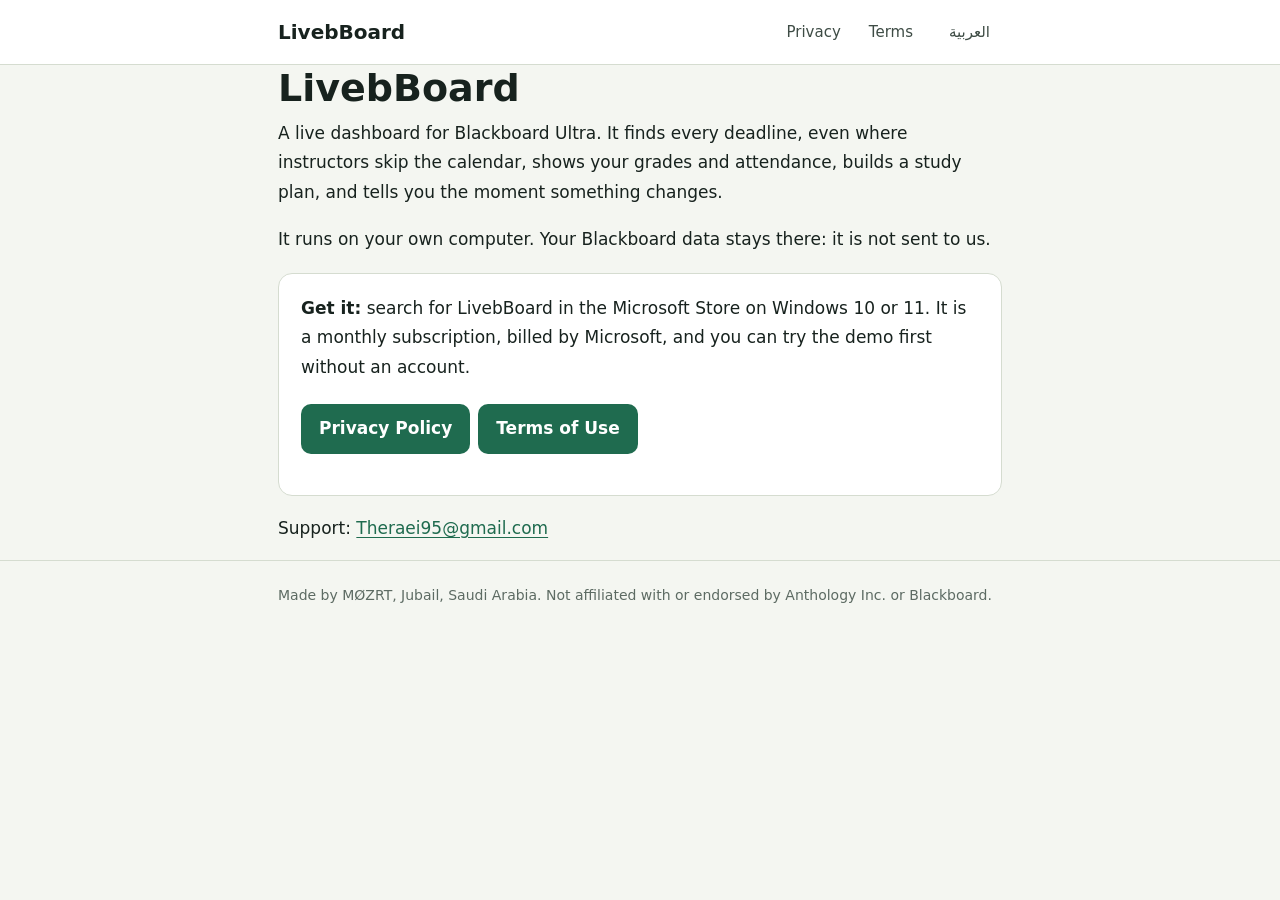
<file: index.html>
<!doctype html>
<html lang="en" dir="ltr" data-ui="en">
<head>
<meta charset="utf-8">
<meta name="viewport" content="width=device-width,initial-scale=1">
<title data-en="LivebBoard: your Blackboard deadlines, grades and attendance" data-ar="LivebBoard: مواعيد بلاك بورد ودرجاتك وحضورك">LivebBoard: your Blackboard deadlines, grades and attendance</title>
<meta name="description" content="A dashboard for Blackboard Ultra that runs on your own computer.">
<link rel="stylesheet" href="legal.css">
<script src="legal.js"></script>
<noscript><style>[data-ui] [lang="ar"],[data-ui] [lang="en"]{display:block!important}</style></noscript>
</head>
<body>
<header class="top"><div class="wrap">
  <a class="brand" href="./">LivebBoard</a>
  <nav aria-label="Pages">
    <a href="privacy.html"><span lang="en">Privacy</span><span lang="ar">الخصوصية</span></a>
    <a href="terms.html"><span lang="en">Terms</span><span lang="ar">الشروط</span></a>
  </nav>
  <button id="lang" type="button">العربية</button>
</div></header>

<main class="wrap">
  <div lang="en">
    <h1>LivebBoard</h1>
    <p>A live dashboard for Blackboard Ultra. It finds every deadline, even where instructors skip the calendar, shows your grades and attendance, builds a study plan, and tells you the moment something changes.</p>
    <p>It runs on your own computer. Your Blackboard data stays there: it is not sent to us.</p>
    <div class="card">
      <p><strong>Get it:</strong> search for LivebBoard in the Microsoft Store on Windows 10 or 11. It is a monthly subscription, billed by Microsoft, and you can try the demo first without an account.</p>
      <p><a class="btn" href="privacy.html">Privacy Policy</a><a class="btn" href="terms.html">Terms of Use</a></p>
    </div>
    <p>Support: <a href="mailto:Theraei95@gmail.com">Theraei95@gmail.com</a></p>
  </div>
  <div lang="ar">
    <h1>LivebBoard</h1>
    <p>لوحة حيّة لبلاك بورد Ultra. تجد كل مواعيد التسليم حتى حين يتجاوز المحاضرون التقويم، وتعرض درجاتك وحضورك، وتبني خطة مذاكرة، وتخبرك لحظة حدوث أي تغيير.</p>
    <p>تعمل على حاسوبك أنت. وتبقى بياناتك من بلاك بورد فيه، ولا تُرسل إلينا.</p>
    <div class="card">
      <p><strong>للحصول عليه:</strong> ابحث عن LivebBoard في متجر Microsoft على Windows 10 أو 11. وهو اشتراك شهري تفوتره Microsoft، ويمكنك تجربة العرض التجريبي أولًا بلا حساب.</p>
      <p><a class="btn" href="privacy.html">سياسة الخصوصية</a><a class="btn" href="terms.html">شروط الاستخدام</a></p>
    </div>
    <p>الدعم: <a href="mailto:Theraei95@gmail.com">Theraei95@gmail.com</a></p>
  </div>
</main>

<footer><div class="wrap">
  <p lang="en">Made by MØZRT, Jubail, Saudi Arabia. Not affiliated with or endorsed by <bdi>Anthology Inc.</bdi> or Blackboard.</p>
  <p lang="ar">من تطوير MØZRT، الجبيل، المملكة العربية السعودية. غير تابع لـ <bdi>Anthology Inc.</bdi> أو Blackboard ولا معتمد منهما.</p>
</div></footer>
</body>
</html>
</file>
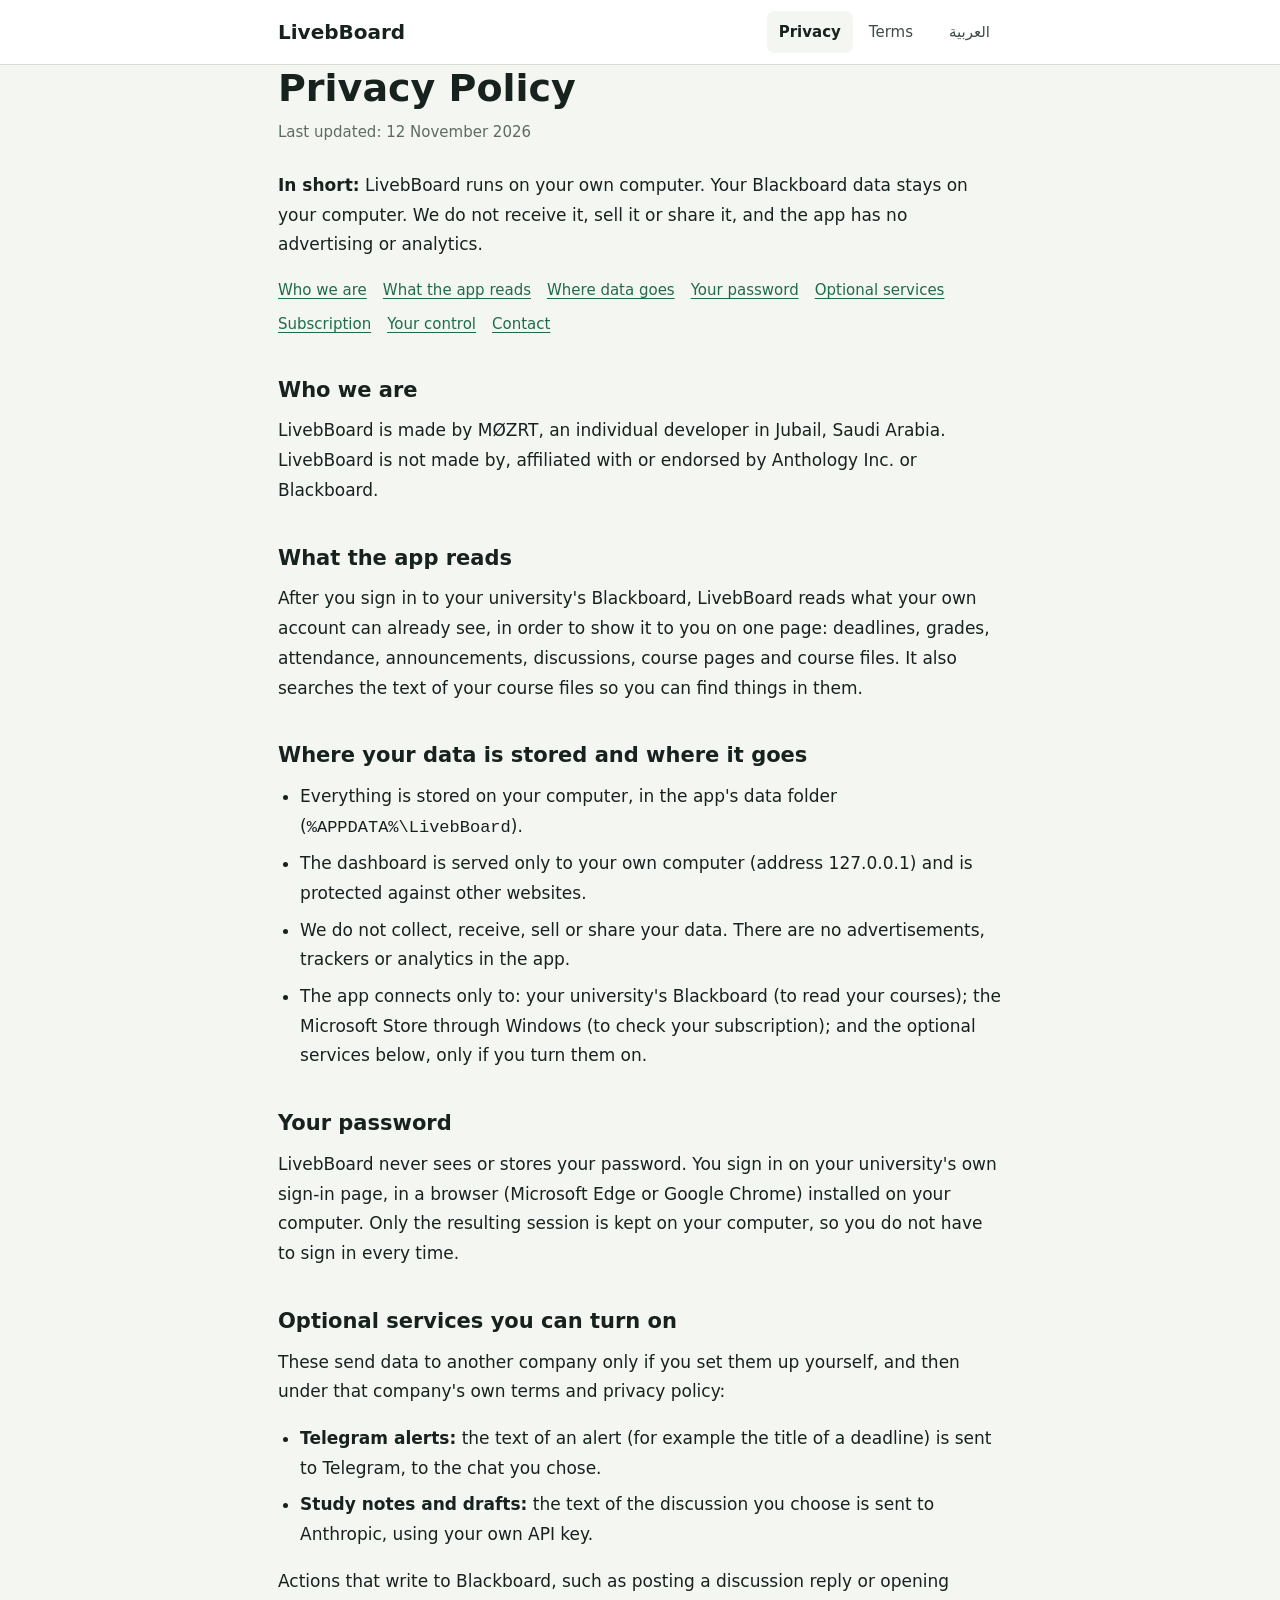
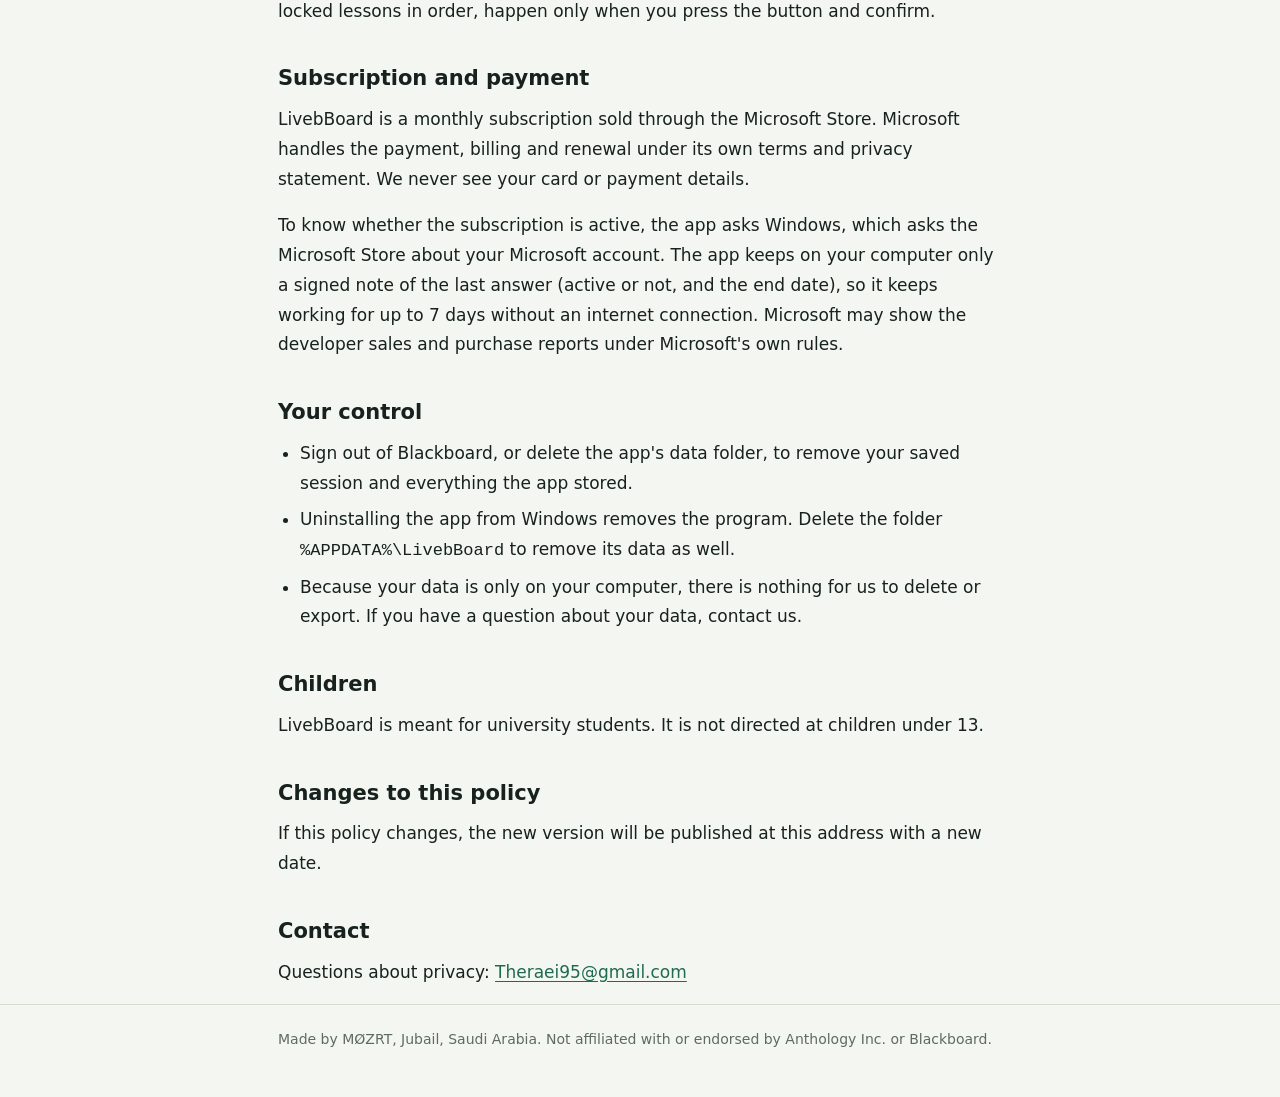
<file: privacy.html>
<!doctype html>
<html lang="en" dir="ltr" data-ui="en">
<head>
<meta charset="utf-8">
<meta name="viewport" content="width=device-width,initial-scale=1">
<title data-en="LivebBoard Privacy Policy" data-ar="سياسة الخصوصية لتطبيق LivebBoard">LivebBoard Privacy Policy</title>
<meta name="description" content="How LivebBoard handles your data: it stays on your computer.">
<link rel="stylesheet" href="legal.css">
<script src="legal.js"></script>
<noscript><style>[data-ui] [lang="ar"],[data-ui] [lang="en"]{display:block!important}</style></noscript>
</head>
<body>
<header class="top"><div class="wrap">
  <a class="brand" href="./">LivebBoard</a>
  <nav aria-label="Pages">
    <a href="privacy.html" aria-current="page"><span lang="en">Privacy</span><span lang="ar">الخصوصية</span></a>
    <a href="terms.html"><span lang="en">Terms</span><span lang="ar">الشروط</span></a>
  </nav>
  <button id="lang" type="button">العربية</button>
</div></header>

<main class="wrap">
  <div lang="en">
    <h1>Privacy Policy</h1>
    <p class="updated">Last updated: 12 November 2026</p>

    <p><strong>In short:</strong> LivebBoard runs on your own computer. Your Blackboard data stays on your computer. We do not receive it, sell it or share it, and the app has no advertising or analytics.</p>

    <nav class="toc" aria-label="On this page">
      <a href="#who">Who we are</a><a href="#what">What the app reads</a><a href="#where">Where data goes</a><a href="#password">Your password</a><a href="#optional">Optional services</a><a href="#subscription">Subscription</a><a href="#control">Your control</a><a href="#contact">Contact</a>
    </nav>

    <h2 id="who">Who we are</h2>
    <p>LivebBoard is made by MØZRT, an individual developer in Jubail, Saudi Arabia. LivebBoard is not made by, affiliated with or endorsed by Anthology Inc. or Blackboard.</p>

    <h2 id="what">What the app reads</h2>
    <p>After you sign in to your university's Blackboard, LivebBoard reads what your own account can already see, in order to show it to you on one page: deadlines, grades, attendance, announcements, discussions, course pages and course files. It also searches the text of your course files so you can find things in them.</p>

    <h2 id="where">Where your data is stored and where it goes</h2>
    <ul>
      <li>Everything is stored on your computer, in the app's data folder (<code dir="ltr">%APPDATA%\LivebBoard</code>).</li>
      <li>The dashboard is served only to your own computer (address 127.0.0.1) and is protected against other websites.</li>
      <li>We do not collect, receive, sell or share your data. There are no advertisements, trackers or analytics in the app.</li>
      <li>The app connects only to: your university's Blackboard (to read your courses); the Microsoft Store through Windows (to check your subscription); and the optional services below, only if you turn them on.</li>
    </ul>

    <h2 id="password">Your password</h2>
    <p>LivebBoard never sees or stores your password. You sign in on your university's own sign-in page, in a browser (Microsoft Edge or Google Chrome) installed on your computer. Only the resulting session is kept on your computer, so you do not have to sign in every time.</p>

    <h2 id="optional">Optional services you can turn on</h2>
    <p>These send data to another company only if you set them up yourself, and then under that company's own terms and privacy policy:</p>
    <ul>
      <li><strong>Telegram alerts:</strong> the text of an alert (for example the title of a deadline) is sent to Telegram, to the chat you chose.</li>
      <li><strong>Study notes and drafts:</strong> the text of the discussion you choose is sent to Anthropic, using your own API key.</li>
    </ul>
    <p>Actions that write to Blackboard, such as posting a discussion reply or opening locked lessons in order, happen only when you press the button and confirm.</p>

    <h2 id="subscription">Subscription and payment</h2>
    <p>LivebBoard is a monthly subscription sold through the Microsoft Store. Microsoft handles the payment, billing and renewal under its own terms and privacy statement. We never see your card or payment details.</p>
    <p>To know whether the subscription is active, the app asks Windows, which asks the Microsoft Store about your Microsoft account. The app keeps on your computer only a signed note of the last answer (active or not, and the end date), so it keeps working for up to 7 days without an internet connection. Microsoft may show the developer sales and purchase reports under Microsoft's own rules.</p>

    <h2 id="control">Your control</h2>
    <ul>
      <li>Sign out of Blackboard, or delete the app's data folder, to remove your saved session and everything the app stored.</li>
      <li>Uninstalling the app from Windows removes the program. Delete the folder <code dir="ltr">%APPDATA%\LivebBoard</code> to remove its data as well.</li>
      <li>Because your data is only on your computer, there is nothing for us to delete or export. If you have a question about your data, contact us.</li>
    </ul>

    <h2>Children</h2>
    <p>LivebBoard is meant for university students. It is not directed at children under 13.</p>

    <h2>Changes to this policy</h2>
    <p>If this policy changes, the new version will be published at this address with a new date.</p>

    <h2 id="contact">Contact</h2>
    <p>Questions about privacy: <a href="mailto:Theraei95@gmail.com">Theraei95@gmail.com</a></p>
  </div>

  <div lang="ar">
    <h1>سياسة الخصوصية</h1>
    <p class="updated">آخر تحديث: 12 نوفمبر 2026</p>

    <p><strong>باختصار:</strong> يعمل LivebBoard على حاسوبك أنت. وتبقى بياناتك من بلاك بورد على حاسوبك. لا نستلمها ولا نبيعها ولا نشاركها، ولا يحتوي التطبيق على إعلانات أو تحليلات.</p>

    <nav class="toc" aria-label="في هذه الصفحة">
      <a href="#who">من نحن</a><a href="#what">ما يقرؤه التطبيق</a><a href="#where">أين تذهب البيانات</a><a href="#password">كلمة المرور</a><a href="#optional">الخدمات الاختيارية</a><a href="#subscription">الاشتراك</a><a href="#control">تحكّمك</a><a href="#contact">التواصل</a>
    </nav>

    <h2 id="who">من نحن</h2>
    <p>طوّر LivebBoard المطوّر الفرد MØZRT في الجبيل بالمملكة العربية السعودية. وLivebBoard ليس من إنتاج <bdi>Anthology Inc.</bdi> أو Blackboard، ولا يرتبط بهما، ولا تدعمه أي منهما.</p>

    <h2 id="what">ما يقرؤه التطبيق</h2>
    <p>بعد أن تسجّل الدخول إلى بلاك بورد في جامعتك، يقرأ LivebBoard ما يراه حسابك أصلًا ليعرضه لك في صفحة واحدة: مواعيد التسليم والدرجات والحضور والإعلانات والمناقشات وصفحات المقررات وملفاتها. كما يبحث في نصوص ملفات مقرراتك لتجد ما تريده فيها.</p>

    <h2 id="where">أين تُحفظ بياناتك وأين تذهب</h2>
    <ul>
      <li>كل شيء يُحفظ على حاسوبك، في مجلد بيانات التطبيق (<code dir="ltr">%APPDATA%\LivebBoard</code>).</li>
      <li>لوحة التطبيق تُعرض لحاسوبك أنت فقط (العنوان 127.0.0.1) وهي محميّة من المواقع الأخرى.</li>
      <li>لا نجمع بياناتك ولا نستلمها ولا نبيعها ولا نشاركها. ولا توجد في التطبيق إعلانات ولا أدوات تتبّع ولا تحليلات.</li>
      <li>يتصل التطبيق فقط بما يلي: بلاك بورد جامعتك (لقراءة مقرراتك)، ومتجر Microsoft عبر Windows (للتحقق من اشتراكك)، والخدمات الاختيارية أدناه إن فعّلتها أنت.</li>
    </ul>

    <h2 id="password">كلمة المرور</h2>
    <p>لا يرى LivebBoard كلمة مرورك ولا يحفظها. تسجّل الدخول في صفحة الدخول الخاصة بجامعتك داخل متصفح (Microsoft Edge أو Google Chrome) مثبّت على حاسوبك. وتُحفظ على حاسوبك الجلسة الناتجة فقط، حتى لا تضطر إلى تسجيل الدخول في كل مرة.</p>

    <h2 id="optional">الخدمات الاختيارية</h2>
    <p>هذه الخدمات لا ترسل بيانات إلى شركة أخرى إلا إذا أعددتها أنت بنفسك، وعندها تسري شروط تلك الشركة وسياسة خصوصيتها:</p>
    <ul>
      <li><strong>تنبيهات Telegram:</strong> يُرسل نص التنبيه (مثل عنوان موعد) إلى Telegram، إلى المحادثة التي اخترتها.</li>
      <li><strong>ملاحظات المذاكرة والمسودات:</strong> يُرسل نص المناقشة التي تختارها إلى Anthropic باستخدام مفتاح API الخاص بك.</li>
    </ul>
    <p>الإجراءات التي تكتب في بلاك بورد، مثل نشر ردّ في مناقشة أو فتح الدروس المقفلة بالترتيب، لا تحدث إلا حين تضغط الزر وتؤكد.</p>

    <h2 id="subscription">الاشتراك والدفع</h2>
    <p>LivebBoard اشتراك شهري يُباع عبر متجر Microsoft. وتتولى Microsoft الدفع والفوترة والتجديد وفق شروطها وبيان الخصوصية الخاص بها. ولا نرى بطاقتك ولا بيانات الدفع.</p>
    <p>لمعرفة هل الاشتراك فعّال، يسأل التطبيق Windows، فيسأل Windows متجر Microsoft عن حسابك. ويحتفظ التطبيق على حاسوبك بملاحظة موقّعة عن آخر إجابة فقط (فعّال أو لا، وتاريخ الانتهاء) ليستمر العمل حتى 7 أيام دون اتصال بالإنترنت. وقد تُظهر Microsoft للمطوّر تقارير المبيعات والشراء وفق قواعدها هي.</p>

    <h2 id="control">تحكّمك</h2>
    <ul>
      <li>سجّل الخروج من بلاك بورد، أو احذف مجلد بيانات التطبيق، لتُزال جلستك المحفوظة وكل ما خزّنه التطبيق.</li>
      <li>إزالة التطبيق من Windows تحذف البرنامج. احذف المجلد <code dir="ltr">%APPDATA%\LivebBoard</code> لتحذف بياناته أيضًا.</li>
      <li>ولأن بياناتك على حاسوبك فقط، فلا يوجد عندنا ما نحذفه أو نصدّره. وإن كان لديك سؤال عن بياناتك فتواصل معنا.</li>
    </ul>

    <h2>الأطفال</h2>
    <p>LivebBoard موجّه لطلاب الجامعات، وليس موجّهًا للأطفال دون 13 عامًا.</p>

    <h2>تغيير هذه السياسة</h2>
    <p>إذا تغيّرت هذه السياسة فستُنشر النسخة الجديدة في هذا العنوان بتاريخ جديد.</p>

    <h2 id="contact">التواصل</h2>
    <p>للاستفسار عن الخصوصية: <a href="mailto:Theraei95@gmail.com">Theraei95@gmail.com</a></p>
  </div>
</main>

<footer><div class="wrap">
  <p lang="en">Made by MØZRT, Jubail, Saudi Arabia. Not affiliated with or endorsed by <bdi>Anthology Inc.</bdi> or Blackboard.</p>
  <p lang="ar">من تطوير MØZRT، الجبيل، المملكة العربية السعودية. غير تابع لـ <bdi>Anthology Inc.</bdi> أو Blackboard ولا معتمد منهما.</p>
</div></footer>
</body>
</html>
</file>
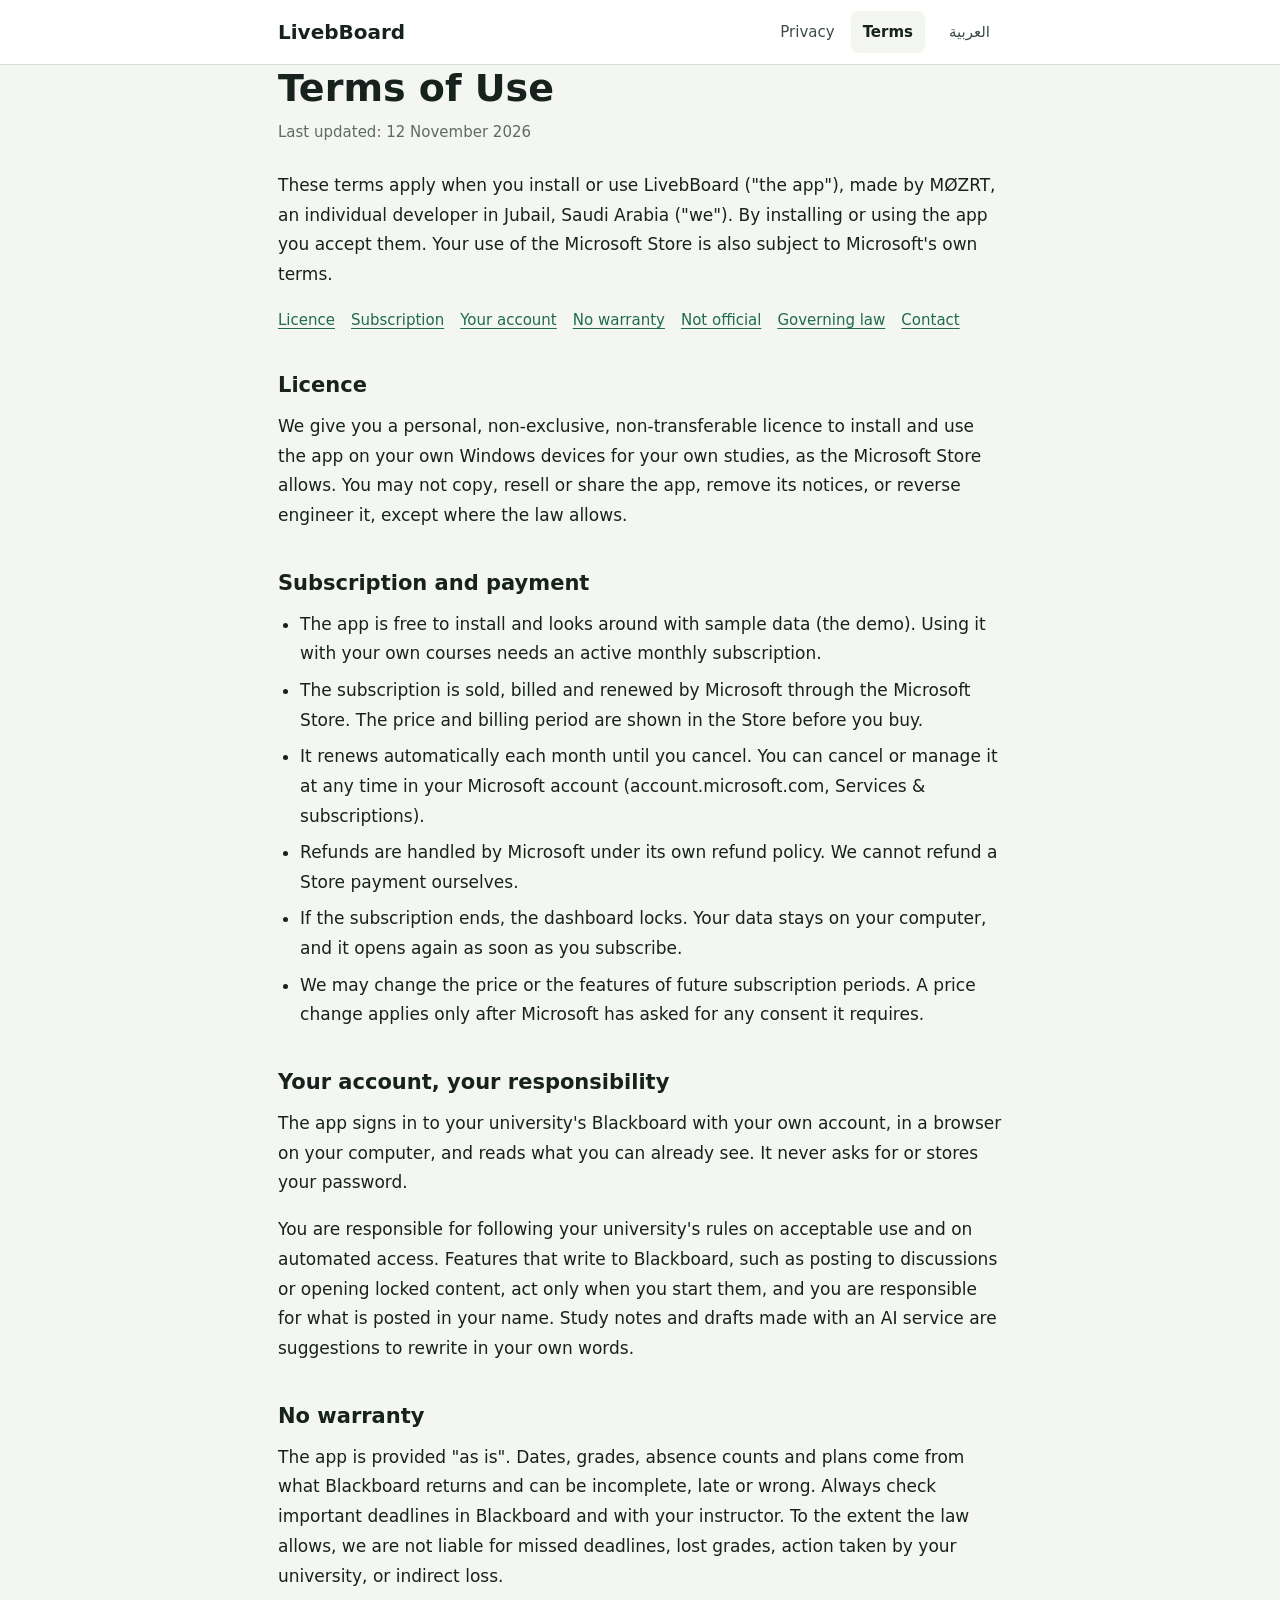
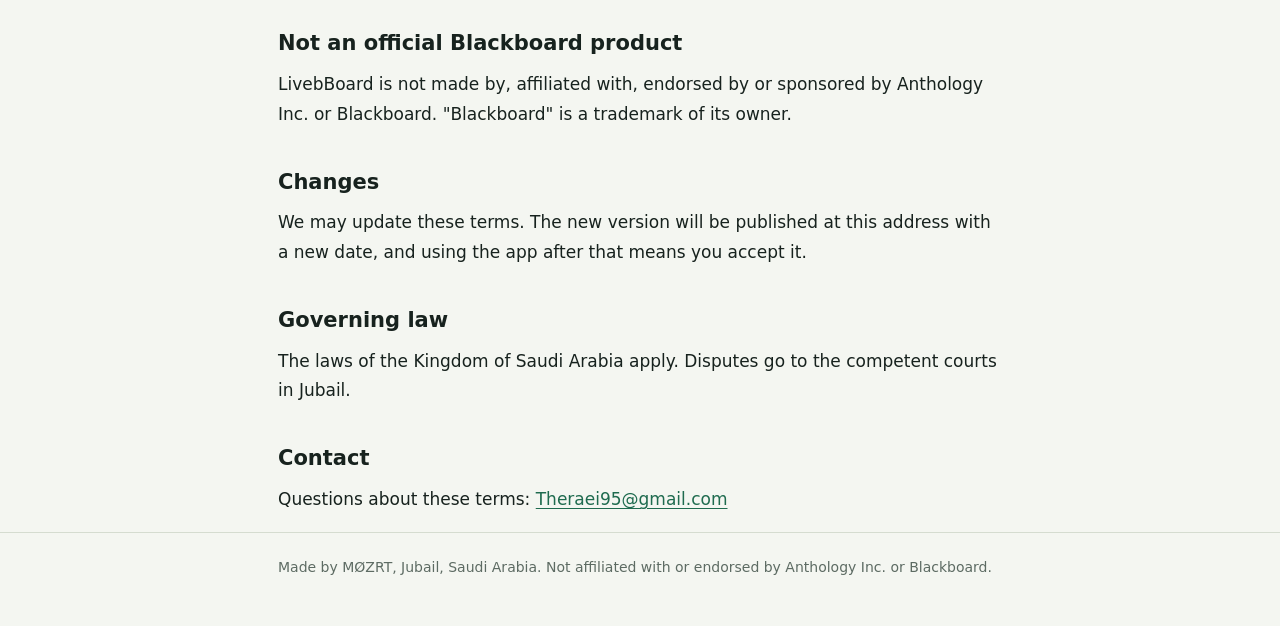
<file: terms.html>
<!doctype html>
<html lang="en" dir="ltr" data-ui="en">
<head>
<meta charset="utf-8">
<meta name="viewport" content="width=device-width,initial-scale=1">
<title data-en="LivebBoard Terms of Use" data-ar="شروط استخدام تطبيق LivebBoard">LivebBoard Terms of Use</title>
<meta name="description" content="The terms for using LivebBoard and its monthly subscription.">
<link rel="stylesheet" href="legal.css">
<script src="legal.js"></script>
<noscript><style>[data-ui] [lang="ar"],[data-ui] [lang="en"]{display:block!important}</style></noscript>
</head>
<body>
<header class="top"><div class="wrap">
  <a class="brand" href="./">LivebBoard</a>
  <nav aria-label="Pages">
    <a href="privacy.html"><span lang="en">Privacy</span><span lang="ar">الخصوصية</span></a>
    <a href="terms.html" aria-current="page"><span lang="en">Terms</span><span lang="ar">الشروط</span></a>
  </nav>
  <button id="lang" type="button">العربية</button>
</div></header>

<main class="wrap">
  <div lang="en">
    <h1>Terms of Use</h1>
    <p class="updated">Last updated: 12 November 2026</p>

    <p>These terms apply when you install or use LivebBoard ("the app"), made by MØZRT, an individual developer in Jubail, Saudi Arabia ("we"). By installing or using the app you accept them. Your use of the Microsoft Store is also subject to Microsoft's own terms.</p>

    <nav class="toc" aria-label="On this page">
      <a href="#licence">Licence</a><a href="#subscription">Subscription</a><a href="#account">Your account</a><a href="#warranty">No warranty</a><a href="#unofficial">Not official</a><a href="#law">Governing law</a><a href="#contact">Contact</a>
    </nav>

    <h2 id="licence">Licence</h2>
    <p>We give you a personal, non-exclusive, non-transferable licence to install and use the app on your own Windows devices for your own studies, as the Microsoft Store allows. You may not copy, resell or share the app, remove its notices, or reverse engineer it, except where the law allows.</p>

    <h2 id="subscription">Subscription and payment</h2>
    <ul>
      <li>The app is free to install and looks around with sample data (the demo). Using it with your own courses needs an active monthly subscription.</li>
      <li>The subscription is sold, billed and renewed by Microsoft through the Microsoft Store. The price and billing period are shown in the Store before you buy.</li>
      <li>It renews automatically each month until you cancel. You can cancel or manage it at any time in your Microsoft account (account.microsoft.com, Services &amp; subscriptions).</li>
      <li>Refunds are handled by Microsoft under its own refund policy. We cannot refund a Store payment ourselves.</li>
      <li>If the subscription ends, the dashboard locks. Your data stays on your computer, and it opens again as soon as you subscribe.</li>
      <li>We may change the price or the features of future subscription periods. A price change applies only after Microsoft has asked for any consent it requires.</li>
    </ul>

    <h2 id="account">Your account, your responsibility</h2>
    <p>The app signs in to your university's Blackboard with your own account, in a browser on your computer, and reads what you can already see. It never asks for or stores your password.</p>
    <p>You are responsible for following your university's rules on acceptable use and on automated access. Features that write to Blackboard, such as posting to discussions or opening locked content, act only when you start them, and you are responsible for what is posted in your name. Study notes and drafts made with an AI service are suggestions to rewrite in your own words.</p>

    <h2 id="warranty">No warranty</h2>
    <p>The app is provided "as is". Dates, grades, absence counts and plans come from what Blackboard returns and can be incomplete, late or wrong. Always check important deadlines in Blackboard and with your instructor. To the extent the law allows, we are not liable for missed deadlines, lost grades, action taken by your university, or indirect loss.</p>

    <h2 id="unofficial">Not an official Blackboard product</h2>
    <p>LivebBoard is not made by, affiliated with, endorsed by or sponsored by Anthology Inc. or Blackboard. "Blackboard" is a trademark of its owner.</p>

    <h2>Changes</h2>
    <p>We may update these terms. The new version will be published at this address with a new date, and using the app after that means you accept it.</p>

    <h2 id="law">Governing law</h2>
    <p>The laws of the Kingdom of Saudi Arabia apply. Disputes go to the competent courts in Jubail.</p>

    <h2 id="contact">Contact</h2>
    <p>Questions about these terms: <a href="mailto:Theraei95@gmail.com">Theraei95@gmail.com</a></p>
  </div>

  <div lang="ar">
    <h1>شروط الاستخدام</h1>
    <p class="updated">آخر تحديث: 12 نوفمبر 2026</p>

    <p>تسري هذه الشروط عند تثبيت LivebBoard ("التطبيق") أو استخدامه، وهو من تطوير المطوّر الفرد MØZRT في الجبيل بالمملكة العربية السعودية ("نحن"). وبتثبيت التطبيق أو استخدامه توافق عليها. ويخضع استخدامك لمتجر Microsoft أيضًا لشروط Microsoft نفسها.</p>

    <nav class="toc" aria-label="في هذه الصفحة">
      <a href="#licence">الترخيص</a><a href="#subscription">الاشتراك</a><a href="#account">حسابك</a><a href="#warranty">عدم الضمان</a><a href="#unofficial">غير رسمي</a><a href="#law">القانون الواجب التطبيق</a><a href="#contact">التواصل</a>
    </nav>

    <h2 id="licence">الترخيص</h2>
    <p>نمنحك ترخيصًا شخصيًا غير حصري وغير قابل للتحويل لتثبيت التطبيق واستخدامه على أجهزة Windows الخاصة بك لأغراض دراستك الشخصية، بحسب ما يسمح به متجر Microsoft. ولا يجوز لك نسخ التطبيق أو إعادة بيعه أو مشاركته، ولا إزالة إشعاراته، ولا إجراء هندسة عكسية له إلا حيث يسمح النظام بذلك.</p>

    <h2 id="subscription">الاشتراك والدفع</h2>
    <ul>
      <li>تثبيت التطبيق مجاني، ويمكنك استكشافه ببيانات تجريبية (العرض التجريبي). أما استخدامه مع مقرراتك الحقيقية فيحتاج اشتراكًا شهريًا فعّالًا.</li>
      <li>يُباع الاشتراك ويُفوتَر ويُجدَّد عبر Microsoft من خلال متجرها. ويظهر السعر ومدة الفوترة في المتجر قبل الشراء.</li>
      <li>يتجدد تلقائيًا كل شهر حتى تلغيه. ويمكنك إلغاؤه أو إدارته في أي وقت من حساب Microsoft (account.microsoft.com، قسم الخدمات والاشتراكات).</li>
      <li>تتولى Microsoft معالجة الاسترداد وفق سياستها. ولا نستطيع نحن رد مبلغ دُفع عبر المتجر.</li>
      <li>إذا انتهى الاشتراك تُقفل لوحة التطبيق. وتبقى بياناتك على حاسوبك، وتُفتح من جديد بمجرد أن تشترك.</li>
      <li>قد نغيّر السعر أو الميزات في فترات الاشتراك القادمة. ولا يسري تغيير السعر إلا بعد أن تطلب Microsoft أي موافقة تشترطها.</li>
    </ul>

    <h2 id="account">حسابك ومسؤوليتك</h2>
    <p>يسجّل التطبيق الدخول إلى بلاك بورد في جامعتك بحسابك أنت، داخل متصفح على حاسوبك، ويقرأ ما تراه أصلًا. ولا يطلب كلمة مرورك ولا يحفظها.</p>
    <p>أنت مسؤول عن الالتزام بقواعد جامعتك بشأن الاستخدام المقبول والوصول الآلي. والميزات التي تكتب في بلاك بورد، مثل النشر في المناقشات أو فتح المحتوى المقفل، لا تعمل إلا حين تطلبها أنت، وأنت المسؤول عمّا يُنشر باسمك. والملاحظات والمسوّدات التي تُنتج بخدمة ذكاء اصطناعي مقترحات تعيد صياغتها بأسلوبك.</p>

    <h2 id="warranty">عدم الضمان</h2>
    <p>يُقدَّم التطبيق "كما هو". فالمواعيد والدرجات وأعداد الغياب والخطط مأخوذة مما يُعيده بلاك بورد وقد تكون ناقصة أو متأخرة أو غير صحيحة. تأكد دائمًا من المواعيد المهمة داخل بلاك بورد ومع محاضرك. وبالقدر الذي يسمح به النظام، لا نتحمل المسؤولية عن المواعيد الفائتة أو الدرجات الضائعة أو إجراء تتخذه جامعتك أو الخسائر غير المباشرة.</p>

    <h2 id="unofficial">ليس منتجًا رسميًا من Blackboard</h2>
    <p>LivebBoard ليس من إنتاج <bdi>Anthology Inc.</bdi> أو Blackboard، ولا يرتبط بهما، ولا تعتمده أو ترعاه أي منهما. و«Blackboard» علامة تجارية لمالكها.</p>

    <h2>التغييرات</h2>
    <p>قد نحدّث هذه الشروط. وتُنشر النسخة الجديدة في هذا العنوان بتاريخ جديد، واستمرارك في استخدام التطبيق بعد ذلك يعني موافقتك عليها.</p>

    <h2 id="law">القانون الواجب التطبيق</h2>
    <p>تسري أنظمة المملكة العربية السعودية، وتُحال النزاعات إلى المحاكم المختصة في الجبيل.</p>

    <h2 id="contact">التواصل</h2>
    <p>للاستفسار عن هذه الشروط: <a href="mailto:Theraei95@gmail.com">Theraei95@gmail.com</a></p>
  </div>
</main>

<footer><div class="wrap">
  <p lang="en">Made by MØZRT, Jubail, Saudi Arabia. Not affiliated with or endorsed by <bdi>Anthology Inc.</bdi> or Blackboard.</p>
  <p lang="ar">من تطوير MØZRT، الجبيل، المملكة العربية السعودية. غير تابع لـ <bdi>Anthology Inc.</bdi> أو Blackboard ولا معتمد منهما.</p>
</div></footer>
</body>
</html>
</file>
<file: legal.css>
/* LivebBoard legal pages. One shared stylesheet, system fonts only, no external requests. */
:root{--bg:#f4f6f1;--card:#ffffff;--ink:#17221e;--ink-2:#3e4c45;--ink-3:#5d6b63;--rule:#d5dcd0;--accent:#1f6b4f;--accent-ink:#ffffff;color-scheme:light}
@media (prefers-color-scheme:dark){:root{--bg:#1c2824;--card:#243430;--ink:#eef1e9;--ink-2:#c3ccc1;--ink-3:#9aa79f;--rule:#3a4c45;--accent:#97d9ba;--accent-ink:#17221e;color-scheme:dark}}
*{box-sizing:border-box}
html{-webkit-text-size-adjust:100%;scroll-behavior:smooth}
body{margin:0;background:var(--bg);color:var(--ink);font:400 17px/1.75 "Segoe UI",Tahoma,"Noto Sans Arabic",system-ui,-apple-system,sans-serif}
[dir="rtl"] body{line-height:1.95}
a{color:var(--accent);text-underline-offset:.2em}
a:focus-visible,button:focus-visible{outline:2px solid var(--accent);outline-offset:3px;border-radius:6px}
.wrap{max-width:780px;margin:0 auto;padding:0 clamp(16px,4vw,28px)}
header.top{border-bottom:1px solid var(--rule);background:var(--card)}
header.top .wrap{display:flex;align-items:center;gap:12px;min-height:64px;flex-wrap:wrap}
.brand{font-weight:700;font-size:20px;color:var(--ink);text-decoration:none;margin-inline-end:auto}
header.top nav{display:flex;gap:4px;flex-wrap:wrap}
header.top nav a,#lang{font:inherit;font-size:15px;color:var(--ink-2);background:none;border:0;padding:8px 12px;border-radius:8px;text-decoration:none;cursor:pointer}
header.top nav a:hover,#lang:hover{background:var(--bg);color:var(--ink)}
header.top nav a[aria-current="page"]{color:var(--ink);font-weight:600;background:var(--bg)}
main{padding:36px 0 56px}
h1{font-size:clamp(28px,5vw,38px);line-height:1.25;margin:0 0 6px}
h2{font-size:21px;margin:34px 0 8px;scroll-margin-top:16px}
p{margin:0 0 1em}
ul{margin:0 0 1em;padding-inline-start:1.3em}
li{margin-bottom:.4em}
.updated{color:var(--ink-3);font-size:15px;margin-bottom:26px}
.card{background:var(--card);border:1px solid var(--rule);border-radius:14px;padding:20px 22px;margin:18px 0}
.toc{display:flex;flex-wrap:wrap;gap:8px 16px;margin:0 0 8px;font-size:15px}
footer{border-top:1px solid var(--rule);color:var(--ink-3);font-size:14px;padding:22px 0 40px}
footer p{margin:0 0 .5em}
.btn{display:inline-block;background:var(--accent);color:var(--accent-ink);padding:10px 18px;border-radius:10px;text-decoration:none;font-weight:600;margin:4px 8px 4px 0}
[dir="rtl"] .btn{margin:4px 0 4px 8px}
/* two languages in one file: only the chosen one is shown */
[data-ui="en"] [lang="ar"],[data-ui="ar"] [lang="en"]{display:none}
</file>
